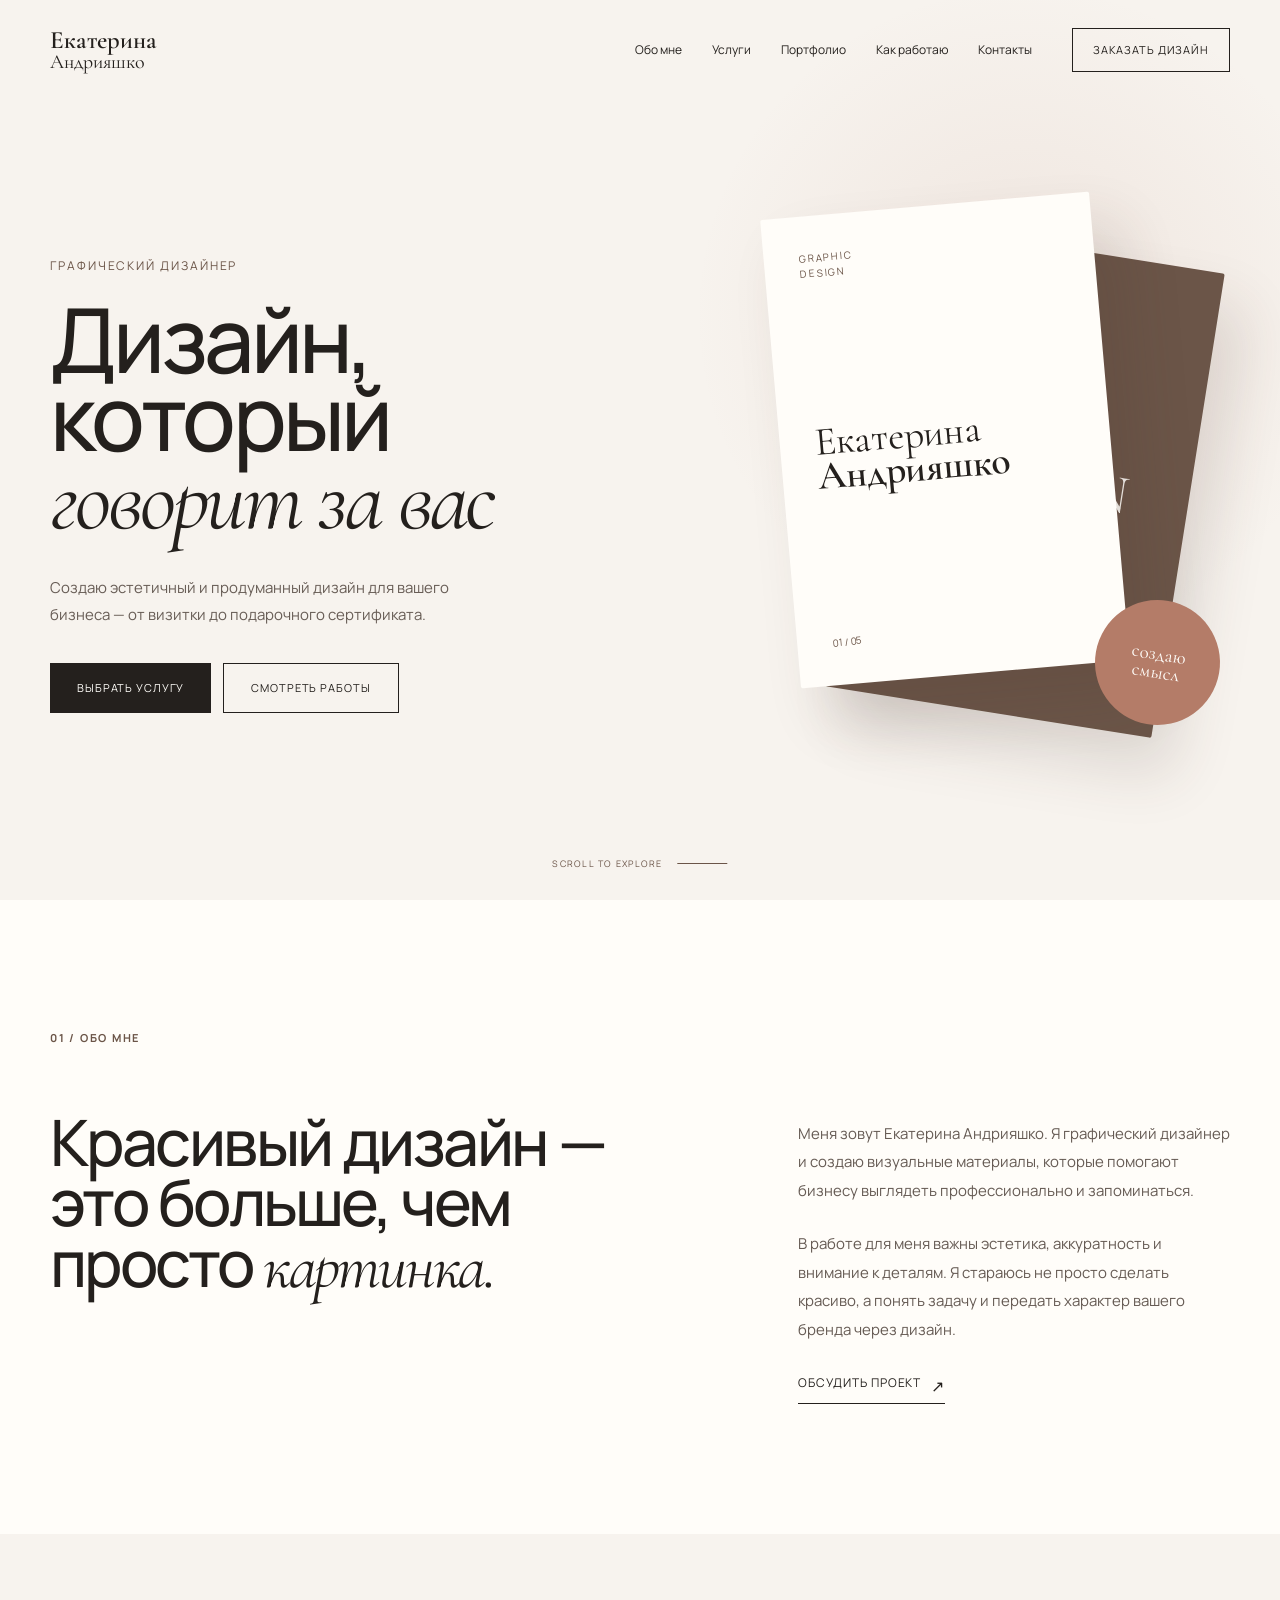
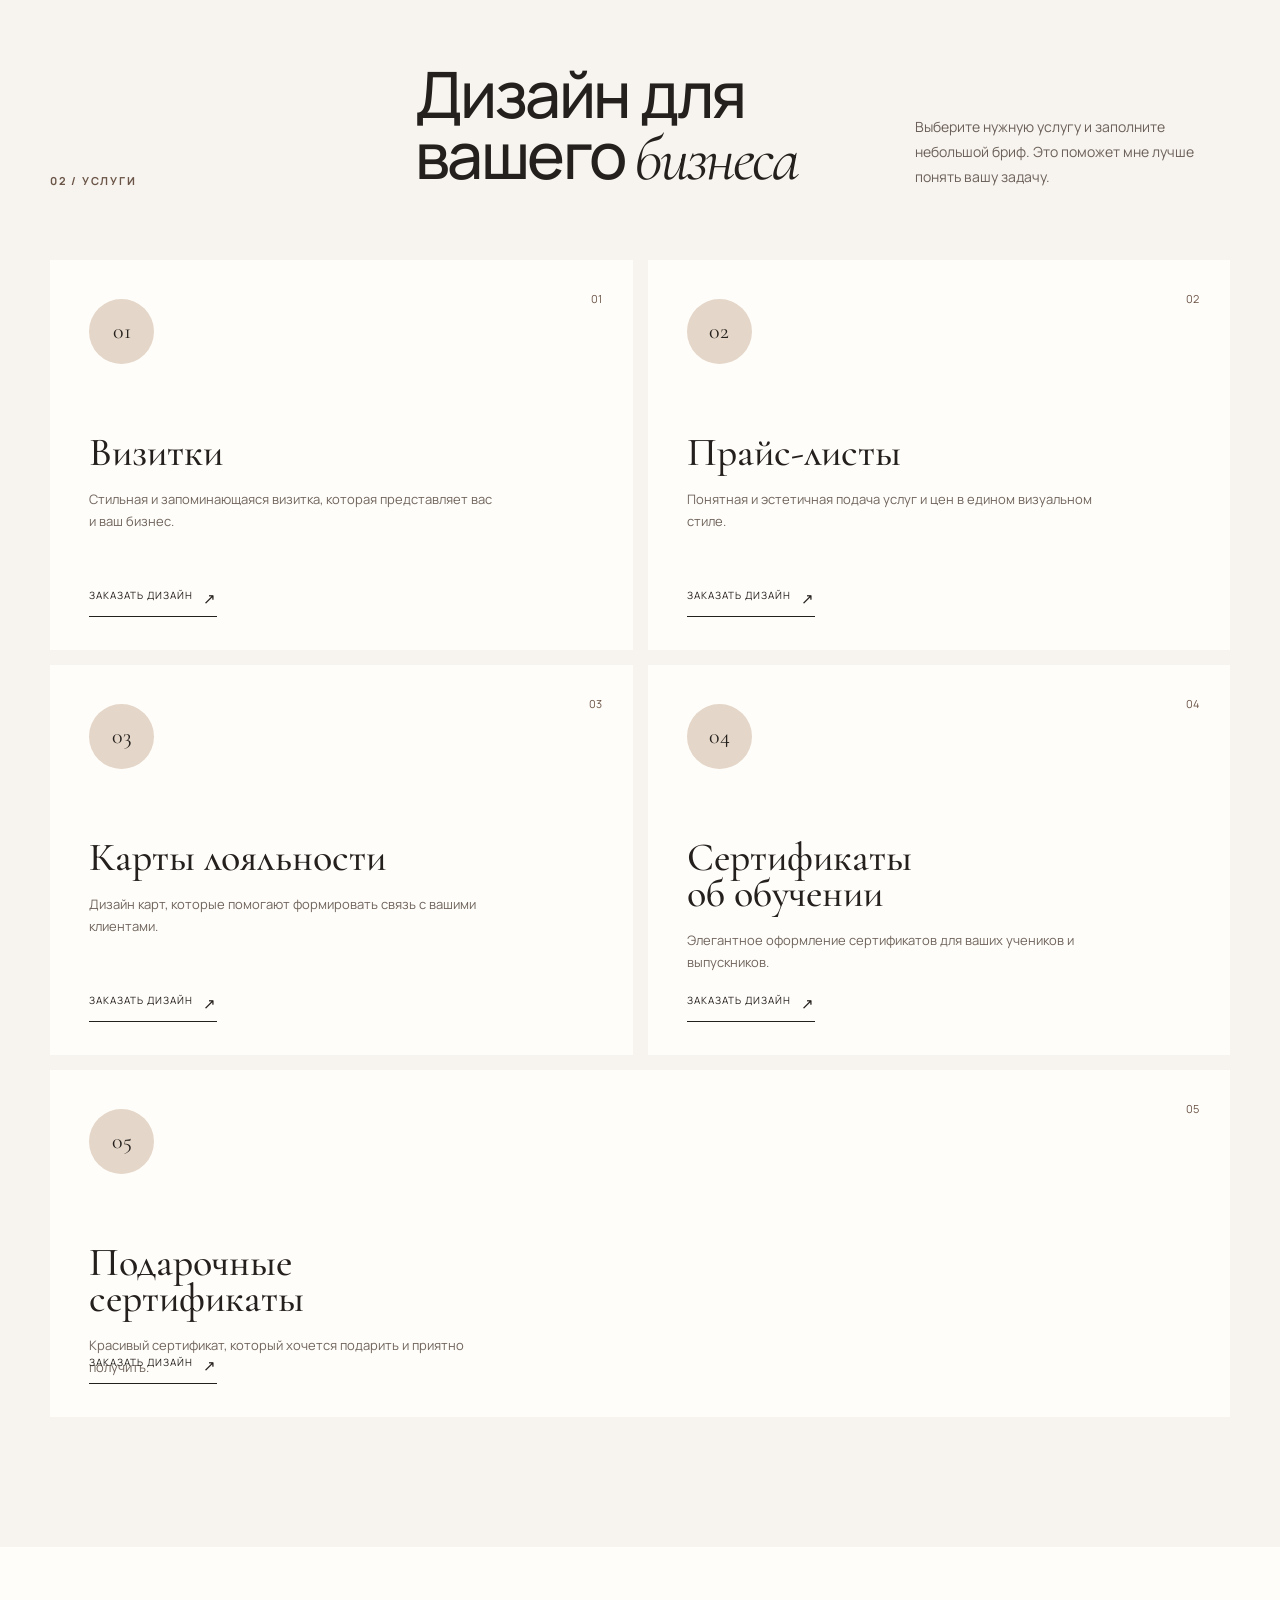
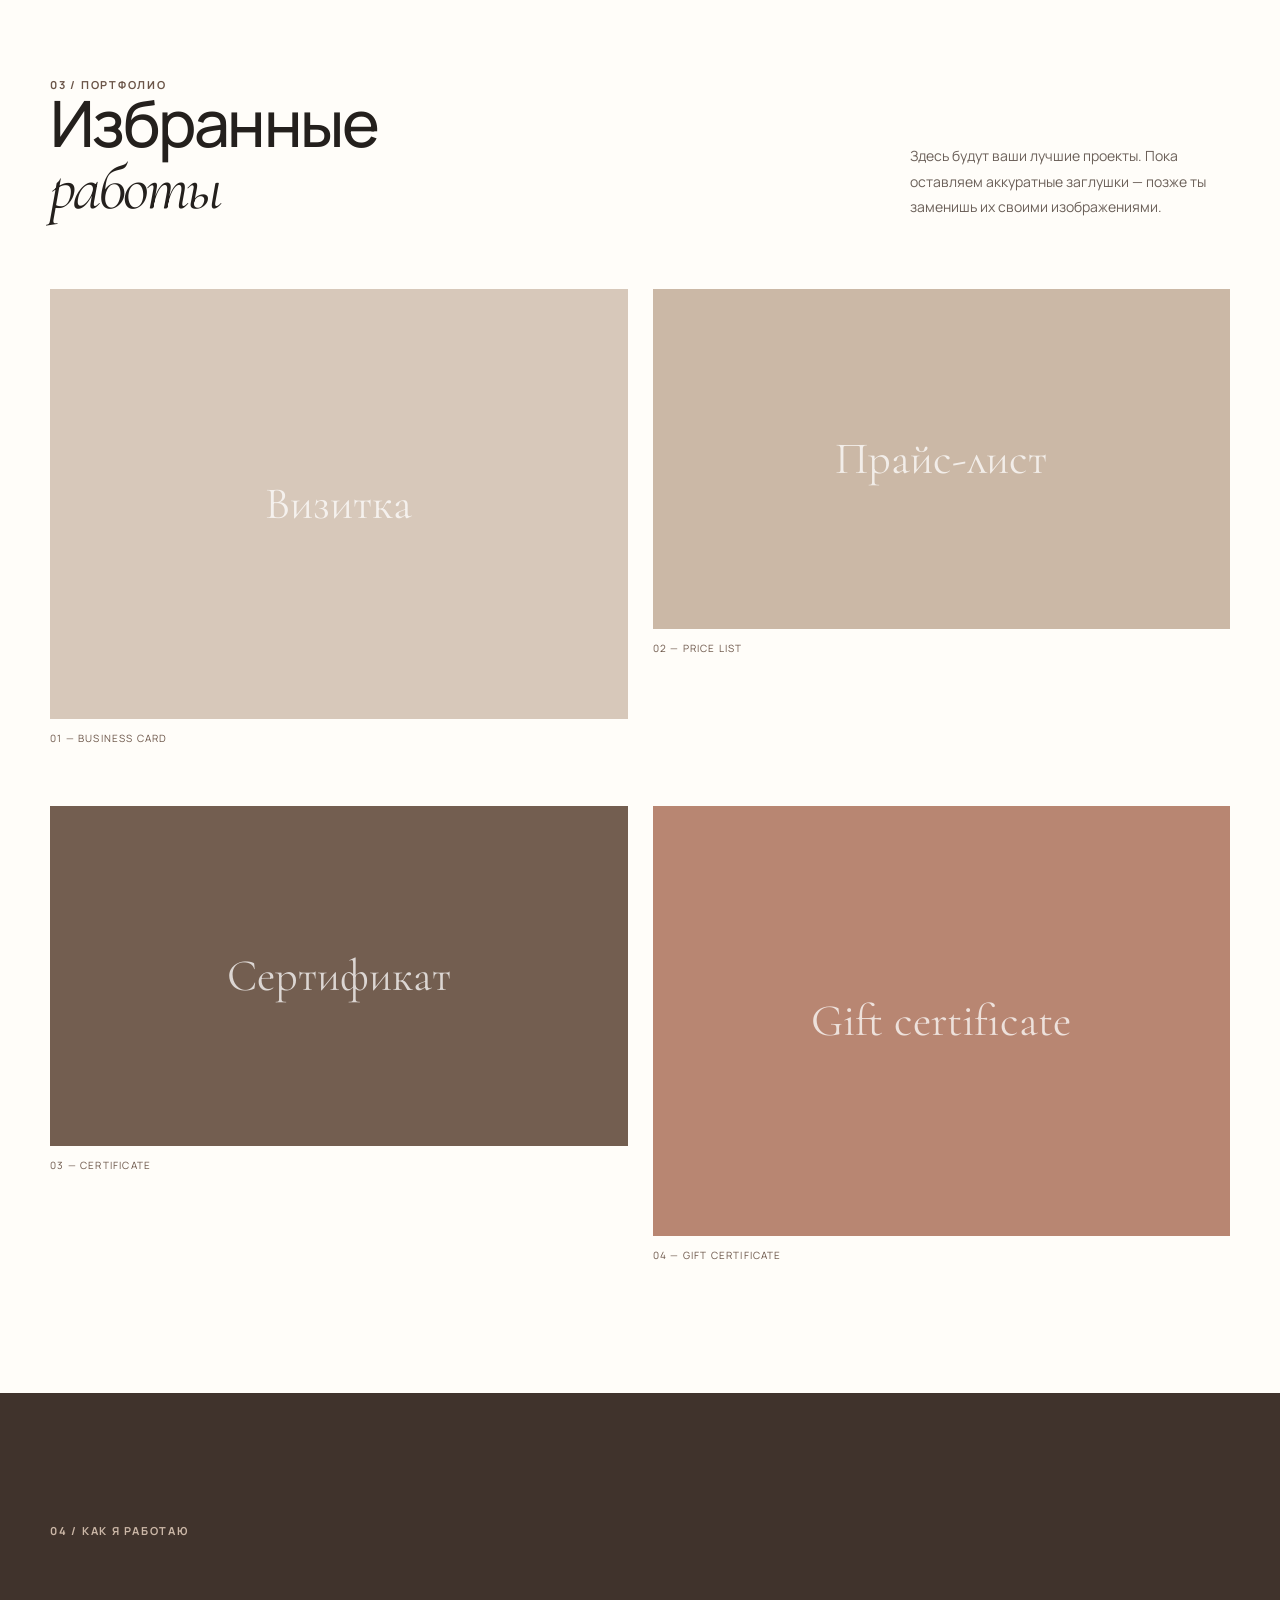
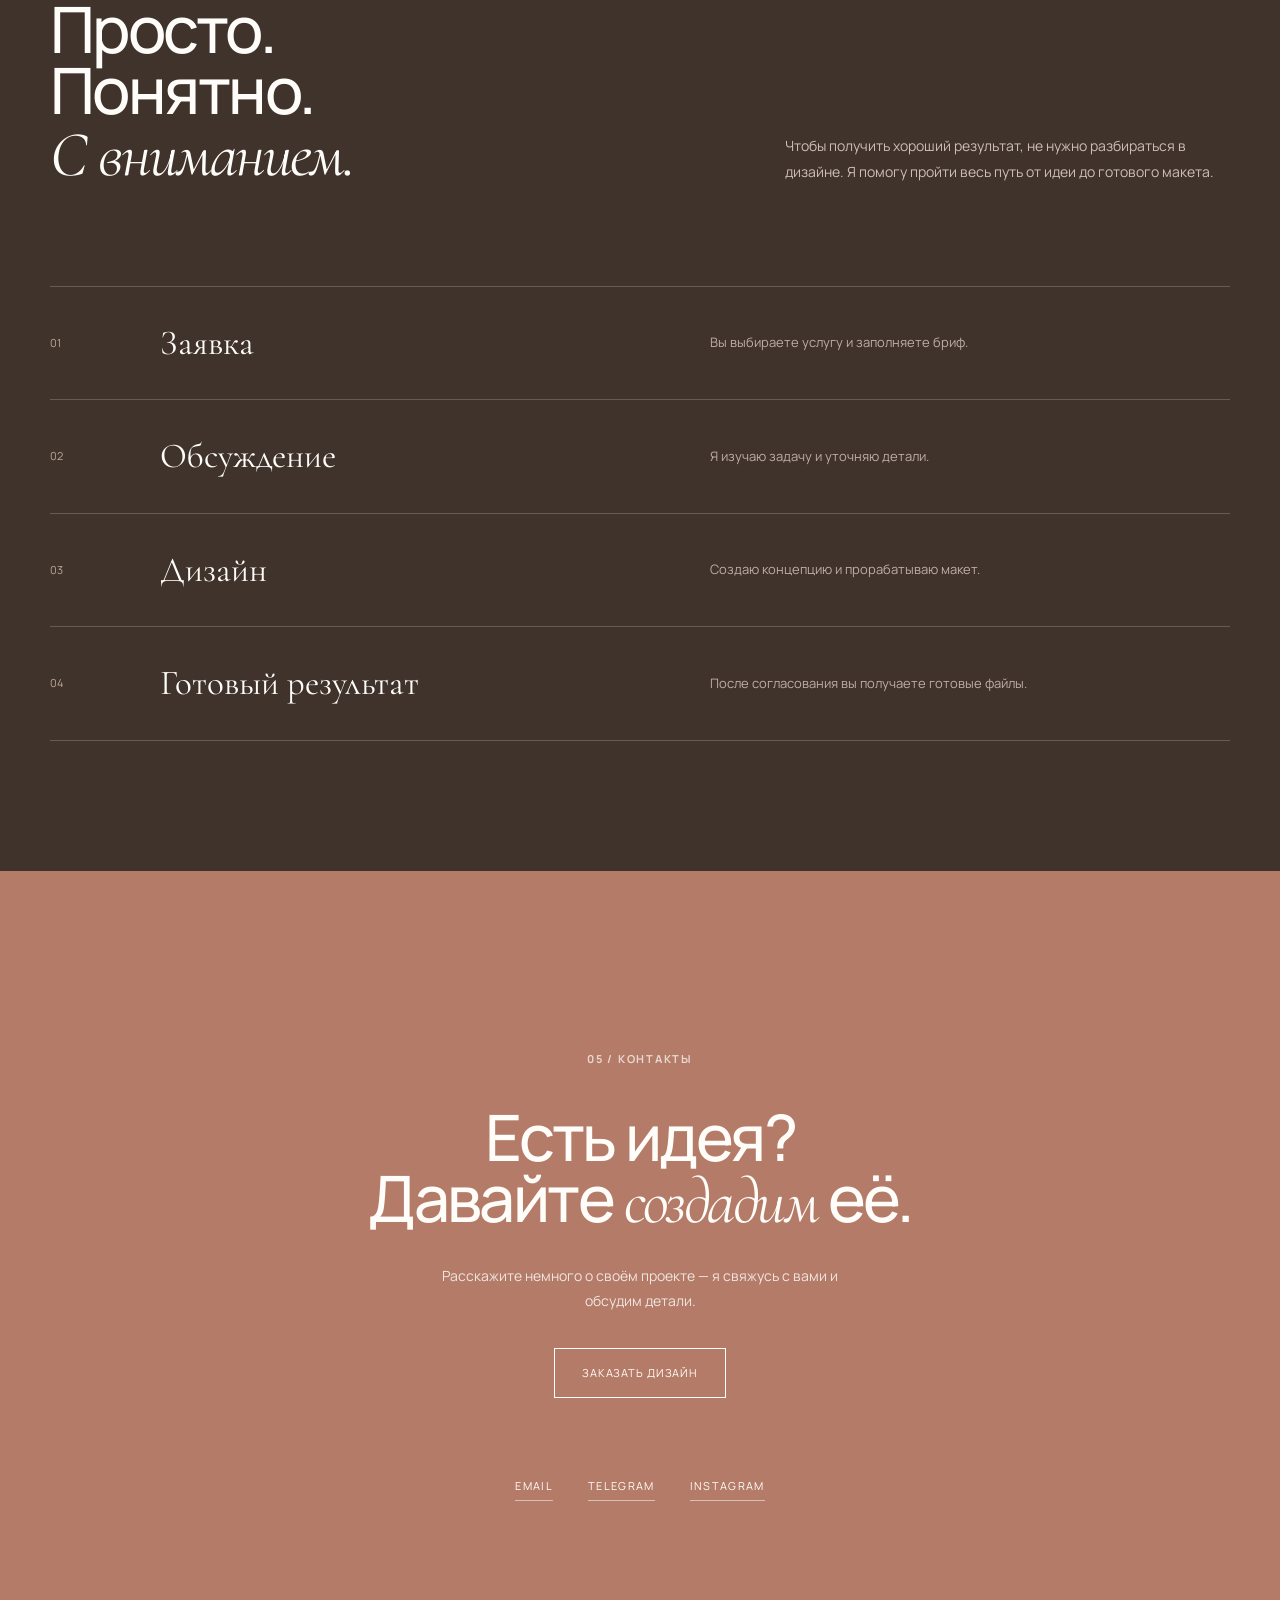
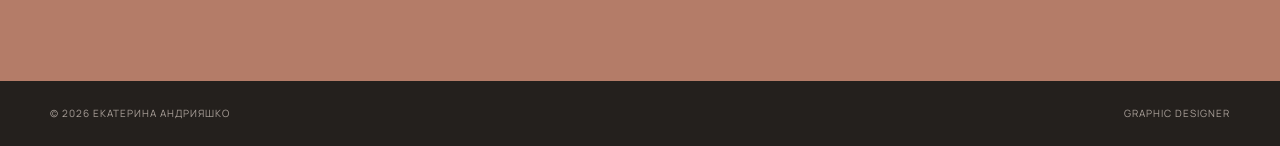
<file: index.html>
<!DOCTYPE html>
<html lang="ru">
<head>
    <meta charset="UTF-8">
    <meta name="viewport" content="width=device-width, initial-scale=1.0">

    <title>Екатерина Андрияшко — графический дизайнер</title>
    <meta name="description" content="Графический дизайн для бизнеса: визитки, прайс-листы, карты лояльности, сертификаты и подарочные сертификаты.">

    <link rel="preconnect" href="https://fonts.googleapis.com">
    <link rel="preconnect" href="https://fonts.gstatic.com" crossorigin>

    <link href="https://fonts.googleapis.com/css2?family=Cormorant+Garamond:wght@400;500;600&family=Manrope:wght@400;500;600;700&display=swap" rel="stylesheet">

    <link rel="stylesheet" href="style.css">
</head>

<body>

<header class="header">
    <div class="container header-inner">

        <a href="#home" class="logo">
            Екатерина<br>
            <span>Андрияшко</span>
        </a>

        <nav class="nav">
            <a href="#about">Обо мне</a>
            <a href="#services">Услуги</a>
            <a href="#portfolio">Портфолио</a>
            <a href="#process">Как работаю</a>
            <a href="#contacts">Контакты</a>
        </nav>

        <a href="#services" class="header-button">
            Заказать дизайн
        </a>

        <button class="menu-button" aria-label="Открыть меню">
            <span></span>
            <span></span>
        </button>

    </div>
</header>


<main>

    <!-- HERO -->

    <section class="hero" id="home">

        <div class="container hero-inner">

            <div class="hero-content">

                <p class="eyebrow">
                    Графический дизайнер
                </p>

                <h1>
                    Дизайн, который<br>
                    <em>говорит за вас</em>
                </h1>

                <p class="hero-description">
                    Создаю эстетичный и продуманный дизайн
                    для вашего бизнеса — от визитки до подарочного сертификата.
                </p>

                <div class="hero-buttons">
                    <a href="#services" class="button button-dark">
                        Выбрать услугу
                    </a>

                    <a href="#portfolio" class="button button-light">
                        Смотреть работы
                    </a>
                </div>

            </div>


            <div class="hero-visual">

                <div class="hero-card card-back">
                    <span>DESIGN</span>
                </div>

                <div class="hero-card card-front">

                    <div class="card-small">
                        GRAPHIC<br>DESIGN
                    </div>

                    <div class="card-name">
                        Екатерина<br>
                        <strong>Андрияшко</strong>
                    </div>

                    <div class="card-number">
                        01 / 05
                    </div>

                </div>

                <div class="hero-circle">
                    <span>создаю<br>смысл</span>
                </div>

            </div>

        </div>

        <div class="hero-bottom">
            <span>SCROLL TO EXPLORE</span>
            <span class="line"></span>
        </div>

    </section>


    <!-- ABOUT -->

    <section class="about section" id="about">

        <div class="container">

            <div class="section-label">
                01 / Обо мне
            </div>

            <div class="about-grid">

                <div>
                    <h2>
                        Красивый дизайн —
                        это больше, чем
                        просто <em>картинка.</em>
                    </h2>
                </div>

                <div class="about-text">

                    <p>
                        Меня зовут Екатерина Андрияшко.
                        Я графический дизайнер и создаю визуальные
                        материалы, которые помогают бизнесу выглядеть
                        профессионально и запоминаться.
                    </p>

                    <p>
                        В работе для меня важны эстетика, аккуратность
                        и внимание к деталям. Я стараюсь не просто
                        сделать красиво, а понять задачу и передать
                        характер вашего бренда через дизайн.
                    </p>

                    <a href="#contacts" class="text-link">
                        Обсудить проект
                        <span>↗</span>
                    </a>

                </div>

            </div>

        </div>

    </section>


    <!-- SERVICES -->

    <section class="services section" id="services">

        <div class="container">

            <div class="section-heading">

                <div class="section-label">
                    02 / Услуги
                </div>

                <h2>
                    Дизайн для<br>
                    вашего <em>бизнеса</em>
                </h2>

                <p>
                    Выберите нужную услугу и заполните небольшой бриф.
                    Это поможет мне лучше понять вашу задачу.
                </p>

            </div>


            <div class="services-grid">

                <!-- SERVICE 1 -->

                <article class="service-card">

                    <div class="service-number">01</div>

                    <div class="service-icon">
                        <span>01</span>
                    </div>

                    <h3>Визитки</h3>

                    <p>
                        Стильная и запоминающаяся визитка,
                        которая представляет вас и ваш бизнес.
                    </p>

                    <a href="brief.html?service=vizitka" class="service-link">
                        Заказать дизайн
                        <span>↗</span>
                    </a>

                </article>


                <!-- SERVICE 2 -->

                <article class="service-card">

                    <div class="service-number">02</div>

                    <div class="service-icon">
                        <span>02</span>
                    </div>

                    <h3>Прайс-листы</h3>

                    <p>
                        Понятная и эстетичная подача услуг
                        и цен в едином визуальном стиле.
                    </p>

                    <a href="brief.html?service=price" class="service-link">
                        Заказать дизайн
                        <span>↗</span>
                    </a>

                </article>


                <!-- SERVICE 3 -->

                <article class="service-card">

                    <div class="service-number">03</div>

                    <div class="service-icon">
                        <span>03</span>
                    </div>

                    <h3>Карты лояльности</h3>

                    <p>
                        Дизайн карт, которые помогают
                        формировать связь с вашими клиентами.
                    </p>

                    <a href="brief.html?service=loyalty" class="service-link">
                        Заказать дизайн
                        <span>↗</span>
                    </a>

                </article>


                <!-- SERVICE 4 -->

                <article class="service-card">

                    <div class="service-number">04</div>

                    <div class="service-icon">
                        <span>04</span>
                    </div>

                    <h3>Сертификаты<br>об обучении</h3>

                    <p>
                        Элегантное оформление сертификатов
                        для ваших учеников и выпускников.
                    </p>

                    <a href="brief.html?service=certificate" class="service-link">
                        Заказать дизайн
                        <span>↗</span>
                    </a>

                </article>


                <!-- SERVICE 5 -->

                <article class="service-card service-card-wide">

                    <div class="service-number">05</div>

                    <div class="service-icon">
                        <span>05</span>
                    </div>

                    <h3>Подарочные<br>сертификаты</h3>

                    <p>
                        Красивый сертификат, который хочется
                        подарить и приятно получить.
                    </p>

                    <a href="brief.html?service=gift" class="service-link">
                        Заказать дизайн
                        <span>↗</span>
                    </a>

                </article>

            </div>

        </div>

    </section>


    <!-- PORTFOLIO -->

    <section class="portfolio section" id="portfolio">

        <div class="container">

            <div class="section-heading portfolio-heading">

                <div>
                    <div class="section-label">
                        03 / Портфолио
                    </div>

                    <h2>
                        Избранные<br>
                        <em>работы</em>
                    </h2>
                </div>

                <p>
                    Здесь будут ваши лучшие проекты.
                    Пока оставляем аккуратные заглушки —
                    позже ты заменишь их своими изображениями.
                </p>

            </div>


            <div class="portfolio-grid">

                <div class="portfolio-item portfolio-large">
                    <div class="portfolio-placeholder">
                        <span>Визитка</span>
                    </div>
                    <p>01 — Business card</p>
                </div>

                <div class="portfolio-item">
                    <div class="portfolio-placeholder beige">
                        <span>Прайс-лист</span>
                    </div>
                    <p>02 — Price list</p>
                </div>

                <div class="portfolio-item">
                    <div class="portfolio-placeholder brown">
                        <span>Сертификат</span>
                    </div>
                    <p>03 — Certificate</p>
                </div>

                <div class="portfolio-item portfolio-large">
                    <div class="portfolio-placeholder rose">
                        <span>Gift certificate</span>
                    </div>
                    <p>04 — Gift certificate</p>
                </div>

            </div>

        </div>

    </section>


    <!-- PROCESS -->

    <section class="process section" id="process">

        <div class="container">

            <div class="section-label">
                04 / Как я работаю
            </div>

            <div class="process-heading">

                <h2>
                    Просто.<br>
                    Понятно.<br>
                    <em>С вниманием.</em>
                </h2>

                <p>
                    Чтобы получить хороший результат,
                    не нужно разбираться в дизайне.
                    Я помогу пройти весь путь от идеи
                    до готового макета.
                </p>

            </div>


            <div class="process-list">

                <div class="process-item">
                    <span>01</span>
                    <h3>Заявка</h3>
                    <p>Вы выбираете услугу и заполняете бриф.</p>
                </div>

                <div class="process-item">
                    <span>02</span>
                    <h3>Обсуждение</h3>
                    <p>Я изучаю задачу и уточняю детали.</p>
                </div>

                <div class="process-item">
                    <span>03</span>
                    <h3>Дизайн</h3>
                    <p>Создаю концепцию и прорабатываю макет.</p>
                </div>

                <div class="process-item">
                    <span>04</span>
                    <h3>Готовый результат</h3>
                    <p>После согласования вы получаете готовые файлы.</p>
                </div>

            </div>

        </div>

    </section>


    <!-- CONTACTS -->

    <section class="contacts section" id="contacts">

        <div class="container">

            <div class="contacts-box">

                <div class="section-label">
                    05 / Контакты
                </div>

                <h2>
                    Есть идея?<br>
                    Давайте <em>создадим</em> её.
                </h2>

                <p>
                    Расскажите немного о своём проекте —
                    я свяжусь с вами и обсудим детали.
                </p>

                <a href="brief-vizitka.html" class="button button-light">
                    Заказать дизайн
                </a>

                <div class="contact-links">

                    <a href="mailto:your@email.com">
                        Email
                    </a>

                    <a href="#" target="_blank">
                        Telegram
                    </a>

                    <a href="#" target="_blank">
                        Instagram
                    </a>

                </div>

            </div>

        </div>

    </section>

</main>


<footer class="footer">

    <div class="container footer-inner">

        <p>
            © 2026 Екатерина Андрияшко
        </p>

        <p>
            Graphic Designer
        </p>

    </div>

</footer>


<script src="script.js"></script>

</body>
</html>
</file>
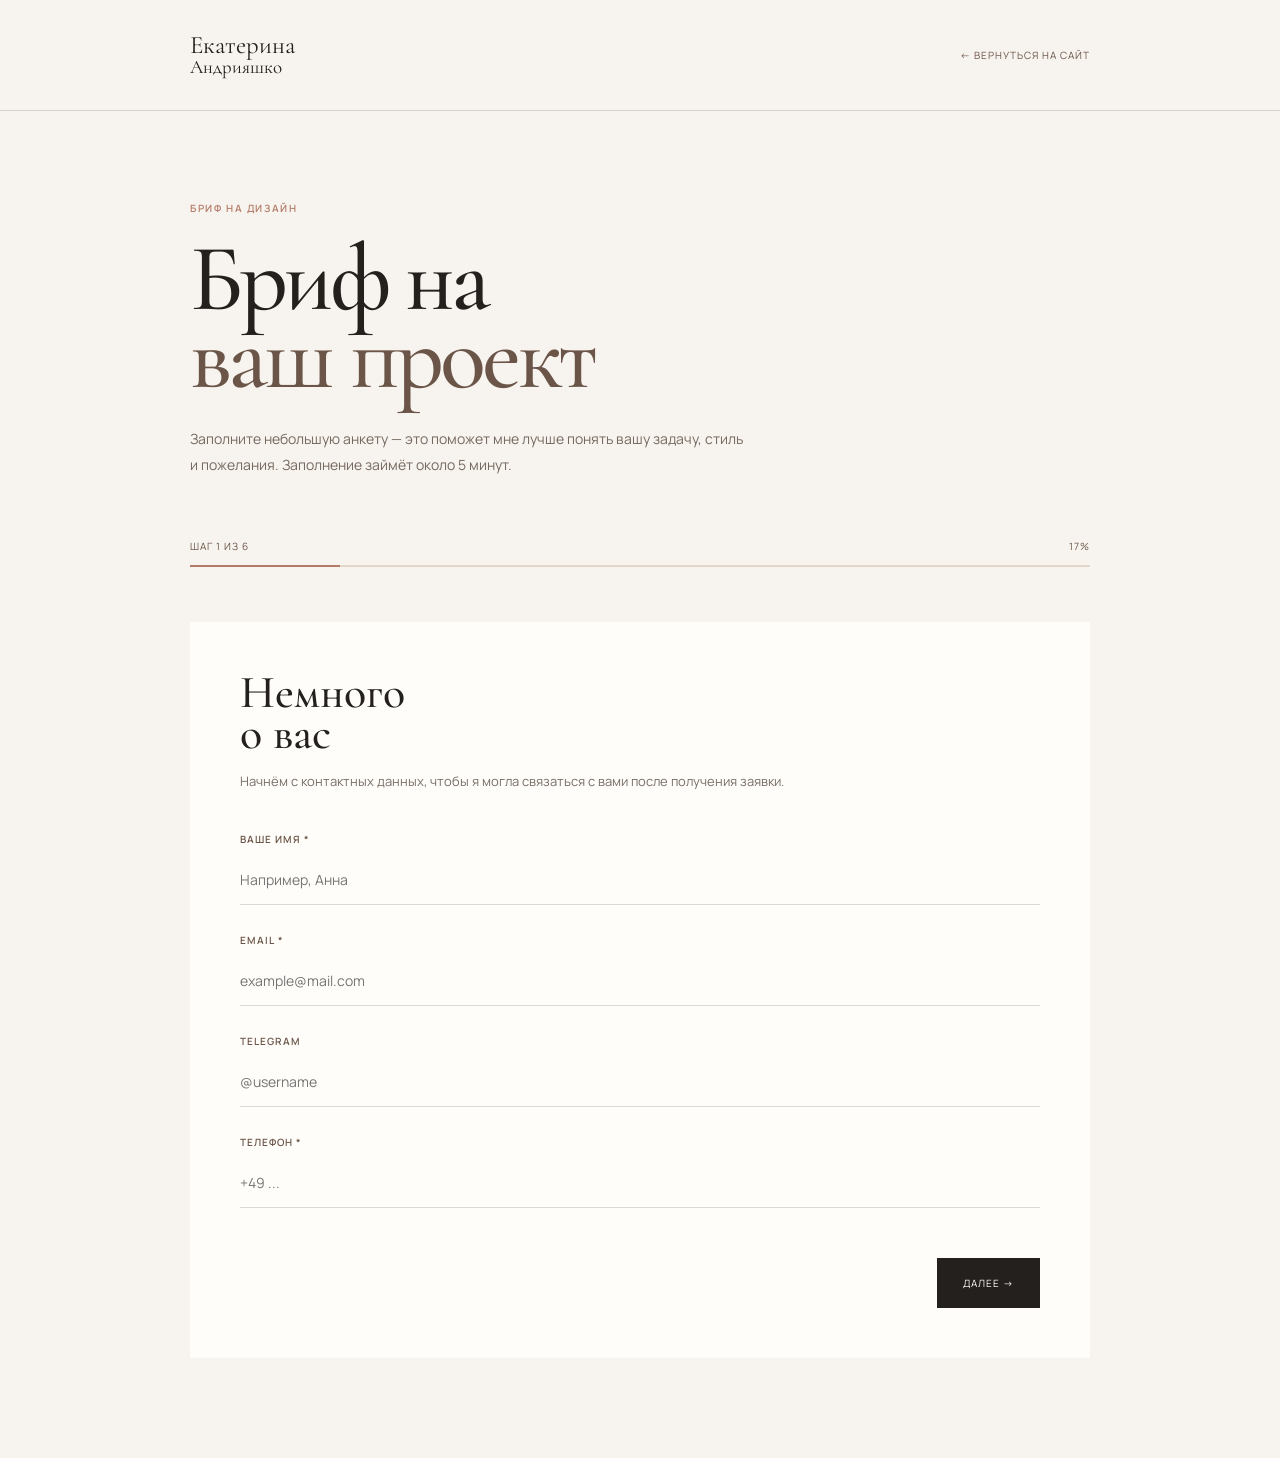
<file: brief.html>
<!DOCTYPE html>
<html lang="ru">
<head>
    <meta charset="UTF-8">
    <meta name="viewport" content="width=device-width, initial-scale=1.0">

    <title>Бриф — Екатерина Андрияшко</title>

    <link rel="preconnect" href="https://fonts.googleapis.com">
    <link rel="preconnect" href="https://fonts.gstatic.com" crossorigin>

    <link href="https://fonts.googleapis.com/css2?family=Cormorant+Garamond:wght@400;500;600&family=Manrope:wght@400;500;600;700&display=swap" rel="stylesheet">

    <style>
        :root {
            --cream: #f7f3ee;
            --white: #fffdf9;
            --beige: #e4d6c8;
            --brown: #6b5548;
            --dark: #24201d;
            --rose: #b47c68;
            --line: rgba(64, 51, 44, .18);

            --serif: "Cormorant Garamond", Georgia, serif;
            --sans: "Manrope", Arial, sans-serif;
        }

        * {
            margin: 0;
            padding: 0;
            box-sizing: border-box;
        }

        body {
            background: var(--cream);
            color: var(--dark);
            font-family: var(--sans);
        }

        a {
            color: inherit;
            text-decoration: none;
        }

        .page {
            min-height: 100vh;
        }

        .container {
            width: min(900px, calc(100% - 40px));
            margin: 0 auto;
        }

        /* HEADER */

        .brief-header {
            padding: 35px 0;
            border-bottom: 1px solid var(--line);
        }

        .brief-header-inner {
            display: flex;
            justify-content: space-between;
            align-items: center;
        }

        .logo {
            font-family: var(--serif);
            font-size: 25px;
            line-height: .8;
        }

        .logo span {
            font-size: 19px;
        }

        .back-link {
            font-size: 10px;
            text-transform: uppercase;
            letter-spacing: .1em;
            color: var(--brown);
        }

        /* INTRO */

        .intro {
            padding: 90px 0 60px;
        }

        .label {
            color: var(--rose);
            font-size: 10px;
            text-transform: uppercase;
            letter-spacing: .16em;
            font-weight: 600;
        }

        .intro h1 {
            margin-top: 25px;
            font-family: var(--serif);
            font-size: clamp(60px, 9vw, 95px);
            font-weight: 500;
            line-height: .82;
            letter-spacing: -.04em;
        }

        .intro h1 span {
            color: var(--brown);
        }

        .intro p {
            max-width: 560px;
            margin-top: 30px;
            color: #756960;
            font-size: 14px;
            line-height: 1.9;
        }

        /* PROGRESS */

        .progress {
            margin-bottom: 55px;
        }

        .progress-top {
            display: flex;
            justify-content: space-between;
            margin-bottom: 12px;
            color: var(--brown);
            font-size: 10px;
            text-transform: uppercase;
            letter-spacing: .1em;
        }

        .progress-bar {
            width: 100%;
            height: 2px;
            background: var(--beige);
        }

        .progress-fill {
            width: 20%;
            height: 100%;
            background: var(--rose);
            transition: .4s;
        }

        /* FORM */

        .brief-form {
            background: var(--white);
            padding: 50px;
            margin-bottom: 100px;
        }

        .step {
            display: none;
        }

        .step.active {
            display: block;
            animation: fadeIn .4s ease;
        }

        @keyframes fadeIn {
            from {
                opacity: 0;
                transform: translateY(10px);
            }

            to {
                opacity: 1;
                transform: translateY(0);
            }
        }

        .step-title {
            font-family: var(--serif);
            font-size: 46px;
            font-weight: 500;
            line-height: .9;
        }

        .step-description {
            margin-top: 15px;
            color: #786e67;
            font-size: 13px;
            line-height: 1.7;
        }

        .fields {
            margin-top: 40px;
        }

        .field {
            margin-bottom: 28px;
        }

        .field label {
            display: block;
            margin-bottom: 9px;
            color: var(--brown);
            font-size: 10px;
            text-transform: uppercase;
            letter-spacing: .1em;
            font-weight: 600;
        }

        .field input,
        .field textarea,
        .field select {
            width: 100%;
            padding: 15px 0;
            border: none;
            border-bottom: 1px solid var(--line);
            background: transparent;
            color: var(--dark);
            font-family: var(--sans);
            font-size: 14px;
            outline: none;
        }

        .field textarea {
            min-height: 110px;
            resize: vertical;
        }

        .field input:focus,
        .field textarea:focus,
        .field select:focus {
            border-color: var(--rose);
        }

        /* CHOICES */

        .choices {
            display: grid;
            grid-template-columns: repeat(2, 1fr);
            gap: 10px;
            margin-top: 30px;
        }

        .choice input {
            display: none;
        }

        .choice label {
            display: block;
            padding: 20px;
            border: 1px solid var(--line);
            cursor: pointer;
            transition: .3s;
        }

        .choice label:hover {
            border-color: var(--rose);
        }

        .choice input:checked + label {
            background: var(--brown);
            color: var(--white);
            border-color: var(--brown);
        }

        .choice-title {
            display: block;
            font-family: var(--serif);
            font-size: 24px;
        }

        .choice-description {
            display: block;
            margin-top: 5px;
            font-size: 10px;
            opacity: .7;
        }

        /* BUTTONS */

        .form-buttons {
            display: flex;
            justify-content: space-between;
            gap: 15px;
            margin-top: 50px;
        }

        .form-button {
            min-height: 50px;
            padding: 0 25px;
            border: 1px solid var(--dark);
            background: transparent;
            font-family: var(--sans);
            font-size: 10px;
            text-transform: uppercase;
            letter-spacing: .1em;
            cursor: pointer;
            transition: .3s;
        }

        .form-button:hover {
            background: var(--dark);
            color: var(--white);
        }

        .next-button {
            margin-left: auto;
            background: var(--dark);
            color: var(--white);
        }

        .next-button:hover {
            background: var(--rose);
            border-color: var(--rose);
        }

        /* FILE */

        .file-upload {
            margin-top: 30px;
            padding: 35px;
            border: 1px dashed var(--brown);
            text-align: center;
            cursor: pointer;
            transition: .3s;
        }

        .file-upload:hover {
            background: var(--cream);
        }

        .file-upload input {
            display: none;
        }

        .file-upload strong {
            display: block;
            font-family: var(--serif);
            font-size: 25px;
            font-weight: 500;
        }

        .file-upload span {
            display: block;
            margin-top: 7px;
            color: #81756d;
            font-size: 11px;
        }

        /* SUCCESS */

        .success {
            display: none;
            text-align: center;
            padding: 80px 30px;
        }

        .success.active {
            display: block;
        }

        .success-circle {
            width: 75px;
            height: 75px;
            margin: 0 auto 30px;
            border-radius: 50%;
            background: var(--rose);
            color: white;
            display: flex;
            align-items: center;
            justify-content: center;
            font-family: var(--serif);
            font-size: 30px;
        }

        .success h2 {
            font-family: var(--serif);
            font-size: 55px;
            font-weight: 500;
        }

        .success .success-label {
            margin-bottom: 18px;
            color: #81756d;
            font-size: 10px;
            letter-spacing: 0.16em;
            text-transform: uppercase;
        }

        .success p {
            max-width: 450px;
            margin: 20px auto 0;
            color: #756960;
            font-size: 13px;
            line-height: 1.8;
        }

        .success-home {
            display: inline-block;
            margin-top: 34px;
            padding: 15px 24px;
            border: 1px solid #2a2623;
            color: #2a2623;
            text-decoration: none;
            font-size: 11px;
            letter-spacing: 0.08em;
            text-transform: uppercase;
            transition: background 0.2s ease, color 0.2s ease;
        }

        .success-home:hover {
            background: #2a2623;
            color: #fff;
        }

        /* MOBILE */

        @media (max-width: 600px) {

            .container {
                width: min(100% - 28px, 900px);
            }

            .brief-header {
                padding: 25px 0;
            }

            .intro {
                padding: 65px 0 40px;
            }

            .brief-form {
                padding: 30px 22px;
            }

            .step-title {
                font-size: 40px;
            }

            .choices {
                grid-template-columns: 1fr;
            }

            .form-buttons {
                flex-direction: column-reverse;
            }

            .form-button {
                width: 100%;
            }

            .next-button {
                margin-left: 0;
            }
        }
    

        .file-list {
            margin-top: 14px;
            display: grid;
            gap: 8px;
        }

        .file-item {
            display: flex;
            align-items: center;
            justify-content: space-between;
            gap: 12px;
            padding: 10px 12px;
            border: 1px solid rgba(0,0,0,.10);
            border-radius: 10px;
            font-size: 14px;
        }

        .file-item-info {
            min-width: 0;
            overflow: hidden;
        }

        .file-item-name {
            overflow: hidden;
            text-overflow: ellipsis;
            white-space: nowrap;
        }

        .file-item-size {
            opacity: .6;
            font-size: 12px;
            margin-top: 2px;
        }

        .file-remove {
            flex: 0 0 auto;
            border: 0;
            background: transparent;
            cursor: pointer;
            font-size: 18px;
            line-height: 1;
            padding: 4px 6px;
        }

        .upload-error {
            margin-top: 10px;
            font-size: 13px;
        }
</style>
</head>


<body>

<div class="page">

    <header class="brief-header">

        <div class="container brief-header-inner">

            <a href="index.html" class="logo">
                Екатерина<br>
                <span>Андрияшко</span>
            </a>

            <a href="index.html" class="back-link">
                ← Вернуться на сайт
            </a>

        </div>

    </header>


    <main>

        <section class="intro">

            <div class="container">

                <div class="label">
                    Бриф на дизайн
                </div>

                <h1>
                    Бриф на<br>
                    <span id="serviceTitle">ваш проект</span>
                </h1>

                <p id="serviceDescription">
                    Заполните небольшую анкету — это поможет мне
                    лучше понять вашу задачу, стиль и пожелания.
                    Заполнение займёт около 5 минут.
                </p>

            </div>

        </section>


        <section class="container">

            <div class="progress">

                <div class="progress-top">
                    <span id="stepText">Шаг 1 из 5</span>
                    <span id="percentText">20%</span>
                </div>

                <div class="progress-bar">
                    <div class="progress-fill" id="progressFill"></div>
                </div>

            </div>


            <form class="brief-form" id="briefForm">

                <!-- STEP 1 -->

                <div class="step active">

                    <h2 class="step-title">
                        Немного<br>
                        о вас
                    </h2>

                    <p class="step-description">
                        Начнём с контактных данных, чтобы я могла
                        связаться с вами после получения заявки.
                    </p>

                    <div class="fields">

                        <div class="field">
                            <label for="name">Ваше имя *</label>
                            <input
                                type="text"
                                id="name"
                                name="name"
                                required
                                placeholder="Например, Анна"
                            >
                        </div>

                        <div class="field">
                            <label for="email">Email *</label>
                            <input
                                type="email"
                                id="email"
                                name="email"
                                required
                                placeholder="example@mail.com"
                            >
                        </div>

                        <div class="field">
                            <label for="telegram">Telegram</label>
                            <input
                                type="text"
                                id="telegram"
                                name="telegram"
                                placeholder="@username"
                            >
                        </div>

                        <div class="field">
                            <label for="phone">Телефон *</label>
                            <input
                                type="tel"
                                id="phone"
                                name="phone"
                                required
                                placeholder="+49 ..."
                            >
                        </div>

                    </div>

                    <div class="form-buttons">
                        <button type="button" class="form-button next-button">
                            Далее →
                        </button>
                    </div>

                </div>


                <!-- STEP 2 -->

                <div class="step">

                    <h2 class="step-title">
                        О вашем<br>
                        бизнесе
                    </h2>

                    <p class="step-description">
                        Расскажите немного о бренде, для которого
                        создаётся дизайн.
                    </p>

                    <div class="fields">

                        <div class="field">
                            <label for="company">Название компании / бренда</label>
                            <input
                                type="text"
                                id="company"
                                name="company"
                                placeholder="Название"
                            >
                        </div>

                        <div class="field">
                            <label for="sphere">Чем вы занимаетесь?</label>
                            <input
                                type="text"
                                id="sphere"
                                name="sphere"
                                placeholder="Например, студия маникюра"
                            >
                        </div>

                        <div class="field">
                            <label for="description">
                                Расскажите о проекте
                            </label>

                            <textarea
                                id="description"
                                name="description"
                                placeholder="Что вы хотите создать и для чего это будет использоваться?"
                            ></textarea>
                        </div>

                    </div>

                    <div class="form-buttons">

                        <button type="button" class="form-button prev-button">
                            ← Назад
                        </button>

                        <button type="button" class="form-button next-button">
                            Далее →
                        </button>

                    </div>

                </div>


                <!-- STEP 3 -->

                <div class="step">

                    <h2 class="step-title">
                        Какой стиль<br>
                        вам близок?
                    </h2>

                    <p class="step-description">
                        Можно выбрать один или несколько вариантов.
                        Если сложно определиться — ничего страшного,
                        обсудим это вместе.
                    </p>

                    <div class="choices">

                        <div class="choice">
                            <input
                                type="checkbox"
                                id="style1"
                                name="style"
                                value="Минимализм"
                            >
                            <label for="style1">
                                <span class="choice-title">Минимализм</span>
                                <span class="choice-description">
                                    Чисто и лаконично
                                </span>
                            </label>
                        </div>

                        <div class="choice">
                            <input
                                type="checkbox"
                                id="style2"
                                name="style"
                                value="Элегантный"
                            >
                            <label for="style2">
                                <span class="choice-title">Элегантный</span>
                                <span class="choice-description">
                                    Сдержанно и премиально
                                </span>
                            </label>
                        </div>

                        <div class="choice">
                            <input
                                type="checkbox"
                                id="style3"
                                name="style"
                                value="Современный"
                            >
                            <label for="style3">
                                <span class="choice-title">Современный</span>
                                <span class="choice-description">
                                    Смело и необычно
                                </span>
                            </label>
                        </div>

                        <div class="choice">
                            <input
                                type="checkbox"
                                id="style4"
                                name="style"
                                value="Нежный"
                            >
                            <label for="style4">
                                <span class="choice-title">Нежный</span>
                                <span class="choice-description">
                                    Легко и мягко
                                </span>
                            </label>
                        </div>

                    </div>

                    <div class="fields">

                        <div class="field">
                            <label for="colors">
                                Какие цвета вам нравятся?
                            </label>

                            <input
                                type="text"
                                id="colors"
                                name="colors"
                                placeholder="Например, бежевый, коричневый, молочный"
                            >
                        </div>

                        <div class="field">
                            <label for="examples">
                                Есть примеры дизайна, которые вам нравятся?
                            </label>

                            <textarea
                                id="examples"
                                name="examples"
                                placeholder="Вставьте ссылки на Pinterest, Instagram или другие примеры"
                            ></textarea>
                        </div>

                    </div>

                    <div class="form-buttons">

                        <button type="button" class="form-button prev-button">
                            ← Назад
                        </button>

                        <button type="button" class="form-button next-button">
                            Далее →
                        </button>

                    </div>

                </div>


                <!-- STEP 4 -->

                <div class="step">

                    <h2 class="step-title">
                        Материалы<br>
                        для работы
                    </h2>

                    <p class="step-description">
                        Если у вас уже есть логотип, фотографии,
                        фирменный стиль или другие материалы —
                        их можно прикрепить.
                    </p>

                    <div class="file-upload">

                        <label for="files">

                            <strong>
                                + Добавить файлы
                            </strong>

                            <span>
                                Логотип, фотографии, примеры и другие материалы
                            </span>

                        </label>

                        <input
                            type="file"
                            id="files"
                            name="files"
                            multiple
                            accept="image/*,.pdf,.doc,.docx,.xls,.xlsx,.ppt,.pptx,.zip"
                        >

                        <div id="fileList" class="file-list" aria-live="polite"></div>

                    </div>

                    <div class="fields">

                        <div class="field">

                            <label for="materials">
                                Ссылка на дополнительные материалы
                            </label>

                            <input
                                type="url"
                                id="materials"
                                name="materials"
                                placeholder="Google Drive / Dropbox / Яндекс Диск"
                            >

                        </div>

                    </div>

                    <div class="form-buttons">

                        <button type="button" class="form-button prev-button">
                            ← Назад
                        </button>

                        <button type="button" class="form-button next-button">
                            Далее →
                        </button>

                    </div>

                </div>


                <!-- STEP 5 -->

                <div class="step">

                    <h2 class="step-title">
                        Последние<br>
                        детали
                    </h2>

                    <p class="step-description">
                        Осталось совсем немного.
                    </p>

                    <div class="fields">

                        <div class="field">

                            <label for="deadline">
                                Когда нужен готовый дизайн?
                            </label>

                            <select id="deadline" name="deadline">

                                <option value="">
                                    Выберите вариант
                                </option>

                                <option value="Срочно">
                                    Срочно
                                </option>

                                <option value="В течение недели">
                                    В течение недели
                                </option>

                                <option value="1–2 недели">
                                    В течение 1–2 недель
                                </option>

                                <option value="Не срочно">
                                    Срок не принципиален
                                </option>

                            </select>

                        </div>

                        <div class="field">

                            <label for="budget">
                                Предполагаемый бюджет
                            </label>

                            <select id="budget" name="budget">

                                <option value="">
                                    Выберите вариант
                                </option>

                                <option value="До 30€">
                                    До 30€
                                </option>

                                <option value="30–60€">
                                    30–60€
                                </option>

                                <option value="60–100€">
                                    60–100€
                                </option>

                                <option value="Более 100€">
                                    Более 100€
                                </option>

                                <option value="Не определился(ась)">
                                    Пока не определился(ась)
                                </option>

                            </select>

                        </div>

                        <div class="field">

                            <label for="comment">
                                Дополнительные пожелания
                            </label>

                            <textarea
                                id="comment"
                                name="comment"
                                placeholder="Напишите всё, что считаете важным..."
                            ></textarea>

                        </div>

                    </div>

                    <div class="form-buttons">

                        <button type="button" class="form-button prev-button">
                            ← Назад
                        </button>

                        <button type="submit" class="form-button next-button">
                            Отправить заявку →
                        </button>

                    </div>

                </div>



<div class="step success" id="success">

                <div class="success-circle">
                    ✓
                </div>

                <div class="success-label">
                    Заявка успешно отправлена
                </div>

                <h2>
                    Заявка принята.
                </h2>

                <p>
                    Спасибо! Я получила вашу заявку и уже могу
                    перейти к её изучению.
                    <br>
                    Я свяжусь с вами в ближайшее время,
                    чтобы обсудить детали проекта.
                </p>

                <a class="success-home" href="index.html">
                    Вернуться на сайт →
                </a>

            </div>            </form>
        </section>

    </main>

</div>


<script>
        // Определяем выбранную услугу

    const params = new URLSearchParams(window.location.search);

    const service = params.get("service");

    const serviceTitle = document.getElementById("serviceTitle");
    const serviceDescription = document.getElementById("serviceDescription");


    const services = {

        vizitka: {
            title: "визитку",
            description:
                "Расскажите о вашей компании и пожеланиях к визитке. Это поможет мне создать дизайн, который будет соответствовать вашему бренду."
        },

        price: {
            title: "прайс-лист",
            description:
                "Расскажите, какие услуги и цены нужно разместить. Я помогу сделать информацию понятной, красивой и удобной для ваших клиентов."
        },

        loyalty: {
            title: "карту лояльности",
            description:
                "Расскажите о вашей программе лояльности, формате карты и пожеланиях к дизайну."
        },

        certificate: {
            title: "сертификат об обучении",
            description:
                "Расскажите о вашем обучении или курсе и о том, какую информацию необходимо разместить на сертификате."
        },

        gift: {
            title: "подарочный сертификат",
            description:
                "Расскажите о вашем сертификате, номинале, сроке действия и других важных деталях."
        }

    };


    if (services[service]) {

        serviceTitle.textContent = services[service].title;

        serviceDescription.textContent =
            services[service].description;

    }
    
    const form = document.getElementById("briefForm");
    const steps = document.querySelectorAll(".step");

    const progressFill = document.getElementById("progressFill");
    const stepText = document.getElementById("stepText");
    const percentText = document.getElementById("percentText");

    const nextButtons = document.querySelectorAll(".next-button");
    const prevButtons = document.querySelectorAll(".prev-button");

    const success = document.getElementById("success");

    let currentStep = 0;


    function showStep(step) {

        steps.forEach((item, index) => {
            item.classList.toggle("active", index === step);
        });

        const progressValue = ((step + 1) / steps.length) * 100;

        progressFill.style.width = progressValue + "%";

        stepText.textContent =
            `Шаг ${step + 1} из ${steps.length}`;

        percentText.textContent =
            `${Math.round(progressValue)}%`;

        // На первом экране оставляем обложку.
        // После перехода к вопросам убираем её, чтобы поля были сразу видны.
        const intro = document.querySelector(".intro");
        const progress = document.querySelector(".progress");

        if (step > 0) {
            intro.style.display = "none";
            progress.style.marginTop = "40px";
        } else {
            intro.style.display = "block";
        }

        window.scrollTo({
            top: 0,
            behavior: "smooth"
        });
    }


    nextButtons.forEach((button) => {

        button.addEventListener("click", () => {

            const currentFields =
                steps[currentStep].querySelectorAll(
                    "input[required], textarea[required], select[required]"
                );

            let valid = true;

            currentFields.forEach((field) => {

                if (!field.checkValidity()) {

                    field.reportValidity();
                    valid = false;

                }

            });

            if (!valid) return;

            if (currentStep < steps.length - 1) {

                currentStep++;

                showStep(currentStep);

            }

        });

    });


    prevButtons.forEach((button) => {

        button.addEventListener("click", () => {

            if (currentStep > 0) {

                currentStep--;

                showStep(currentStep);

            }

        });

    });


    const WEB_APP_URL = "https://script.google.com/macros/s/AKfycbzY3yWPH1pYKx-xyWFxr2D1IiDqig70XXSZX_omekDHv4DOw_EtEshaTfMn8ScDczndLw/exec";

    const fileInput = document.getElementById("files");
    const fileList = document.getElementById("fileList");

    const MAX_FILE_SIZE = 10 * 1024 * 1024; // 10 МБ
    const MAX_FILES = 5;
    const MAX_TOTAL_SIZE = 20 * 1024 * 1024; // 20 МБ на всю заявку

    let selectedFiles = [];

    function formatFileSize(bytes) {
        if (bytes < 1024) return bytes + " Б";
        if (bytes < 1024 * 1024) return (bytes / 1024).toFixed(1) + " КБ";
        return (bytes / 1024 / 1024).toFixed(1) + " МБ";
    }

    function renderFileList() {
        fileList.innerHTML = "";

        selectedFiles.forEach((file, index) => {
            const item = document.createElement("div");
            item.className = "file-item";

            const info = document.createElement("div");
            info.className = "file-item-info";

            const name = document.createElement("div");
            name.className = "file-item-name";
            name.textContent = file.name;

            const size = document.createElement("div");
            size.className = "file-item-size";
            size.textContent = formatFileSize(file.size);

            info.appendChild(name);
            info.appendChild(size);

            const remove = document.createElement("button");
            remove.type = "button";
            remove.className = "file-remove";
            remove.textContent = "×";
            remove.setAttribute("aria-label", "Удалить " + file.name);

            remove.addEventListener("click", () => {
                selectedFiles.splice(index, 1);
                renderFileList();
                syncFileInput();
            });

            item.appendChild(info);
            item.appendChild(remove);
            fileList.appendChild(item);
        });
    }

    function syncFileInput() {
        try {
            const dt = new DataTransfer();
            selectedFiles.forEach(file => dt.items.add(file));
            fileInput.files = dt.files;
        } catch (error) {
            // В старых браузерах список input может не поддерживать запись.
        }
    }

    fileInput.addEventListener("change", () => {
        const incoming = Array.from(fileInput.files || []);

        for (const file of incoming) {
            if (selectedFiles.some(existing =>
                existing.name === file.name &&
                existing.size === file.size &&
                existing.lastModified === file.lastModified
            )) {
                continue;
            }

            if (selectedFiles.length >= MAX_FILES) {
                alert("Можно прикрепить не более 5 файлов.");
                break;
            }

            if (file.size > MAX_FILE_SIZE) {
                alert(`Файл "${file.name}" слишком большой. Максимальный размер — 10 МБ.`);
                continue;
            }

            const currentTotal = selectedFiles.reduce((sum, item) => sum + item.size, 0);

            if (currentTotal + file.size > MAX_TOTAL_SIZE) {
                alert("Общий размер файлов не должен превышать 20 МБ.");
                break;
            }

            selectedFiles.push(file);
        }

        renderFileList();
        syncFileInput();
    });

    async function fileToBase64(file) {
        return new Promise((resolve, reject) => {
            const reader = new FileReader();

            reader.onload = () => {
                const result = String(reader.result || "");
                const comma = result.indexOf(",");

                if (comma === -1) {
                    reject(new Error(`Не удалось прочитать файл "${file.name}".`));
                    return;
                }

                resolve(result.slice(comma + 1));
            };

            reader.onerror = () => {
                reject(new Error(`Не удалось прочитать файл "${file.name}".`));
            };

            reader.readAsDataURL(file);
        });
    }

    form.addEventListener("submit", async (event) => {
        event.preventDefault();

        const submitButton = form.querySelector('button[type="submit"]');
        const originalButtonText = submitButton.textContent;

        submitButton.disabled = true;
        submitButton.textContent = "Отправляем...";

        try {
            const formData = new FormData(form);
            const payload = {};

            for (const [key, value] of formData.entries()) {
                if (key === "files") continue;

                if (payload[key]) {
                    payload[key] = payload[key] + ", " + value;
                } else {
                    payload[key] = value;
                }
            }

            payload.service = service || "Не указана";

            const totalSize = selectedFiles.reduce((sum, file) => sum + file.size, 0);

            if (selectedFiles.length > MAX_FILES) {
                throw new Error("Можно прикрепить не более 5 файлов.");
            }

            if (totalSize > MAX_TOTAL_SIZE) {
                throw new Error("Общий размер файлов не должен превышать 20 МБ.");
            }

            payload.files = [];

            for (const file of selectedFiles) {
                if (file.size > MAX_FILE_SIZE) {
                    throw new Error(
                        `Файл "${file.name}" слишком большой. Максимальный размер — 10 МБ.`
                    );
                }

                payload.files.push({
                    name: file.name,
                    type: file.type || "application/octet-stream",
                    size: file.size,
                    data: await fileToBase64(file)
                });
            }

            await fetch(WEB_APP_URL, {
                method: "POST",
                mode: "no-cors",
                headers: {
                    "Content-Type": "text/plain;charset=utf-8"
                },
                body: JSON.stringify(payload)
            });

            // Показываем финальный экран как следующий слайд внутри брифа
            form.style.display = "none";
            currentStep = steps.length - 1;
            showStep(currentStep);
            document.querySelector(".progress").style.display = "none";

            window.scrollTo({
                top: 0,
                behavior: "smooth"
            });

        } catch (error) {
            console.error("Ошибка отправки брифа:", error);

            submitButton.disabled = false;
            submitButton.textContent = originalButtonText;

            alert(
                error.message ||
                "Не удалось отправить заявку. Пожалуйста, попробуйте ещё раз."
            );
        }
    });

    showStep(currentStep);

</script>

</body>
</html>
</file>
<file: style.css>
:root {
    --cream: #f7f3ee;
    --cream-dark: #eee5dc;
    --beige: #e4d6c8;
    --brown: #6b5548;
    --brown-dark: #40332c;
    --black: #24201d;
    --rose: #b47c68;
    --white: #fffdf9;
    --line: rgba(64, 51, 44, 0.18);

    --serif: "Cormorant Garamond", Georgia, serif;
    --sans: "Manrope", Arial, sans-serif;
}

* {
    margin: 0;
    padding: 0;
    box-sizing: border-box;
}

html {
    scroll-behavior: smooth;
}

body {
    background: var(--cream);
    color: var(--black);
    font-family: var(--sans);
    line-height: 1.5;
}

a {
    color: inherit;
    text-decoration: none;
}

.container {
    width: min(1180px, calc(100% - 48px));
    margin: 0 auto;
}

.section {
    padding: 130px 0;
}

.section-label {
    color: var(--brown);
    font-size: 11px;
    font-weight: 700;
    letter-spacing: 0.16em;
    text-transform: uppercase;
}


/* HEADER */

.header {
    position: absolute;
    z-index: 10;
    width: 100%;
    top: 0;
    left: 0;
}

.header-inner {
    min-height: 100px;
    display: flex;
    align-items: center;
    justify-content: space-between;
}

.logo {
    font-family: var(--serif);
    font-size: 25px;
    line-height: 0.8;
    font-weight: 600;
}

.logo span {
    font-size: 20px;
    font-weight: 400;
}

.nav {
    display: flex;
    gap: 30px;
    margin-left: auto;
    margin-right: 40px;
}

.nav a {
    font-size: 12px;
    transition: color 0.3s;
}

.nav a:hover {
    color: var(--rose);
}

.header-button {
    padding: 13px 20px;
    border: 1px solid var(--black);
    font-size: 11px;
    text-transform: uppercase;
    letter-spacing: 0.08em;
    transition: 0.3s;
}

.header-button:hover {
    background: var(--black);
    color: var(--cream);
}

.menu-button {
    display: none;
}


/* HERO */

.hero {
    min-height: 100vh;
    position: relative;
    overflow: hidden;
    display: flex;
    align-items: center;
    background:
        radial-gradient(circle at 80% 35%, rgba(180,124,104,.12), transparent 28%),
        var(--cream);
}

.hero-inner {
    display: grid;
    grid-template-columns: 1fr 0.9fr;
    gap: 60px;
    align-items: center;
    padding-top: 70px;
}

.eyebrow {
    font-size: 12px;
    color: var(--brown);
    text-transform: uppercase;
    letter-spacing: 0.16em;
    margin-bottom: 25px;
}

.hero h1 {
    font-size: clamp(58px, 7vw, 94px);
    line-height: 0.87;
    font-weight: 500;
    letter-spacing: -0.04em;
}

h1 em,
h2 em {
    font-family: var(--serif);
    font-weight: 400;
}

.hero-description {
    max-width: 460px;
    margin-top: 35px;
    color: #685d56;
    font-size: 15px;
    line-height: 1.8;
}

.hero-buttons {
    display: flex;
    gap: 12px;
    margin-top: 35px;
}

.button {
    display: inline-flex;
    align-items: center;
    justify-content: center;
    min-height: 50px;
    padding: 0 27px;
    font-size: 11px;
    text-transform: uppercase;
    letter-spacing: .08em;
    transition: .3s;
}

.button-dark {
    background: var(--black);
    color: var(--white);
}

.button-dark:hover {
    background: var(--brown);
}

.button-light {
    border: 1px solid var(--black);
}

.button-light:hover {
    background: var(--black);
    color: var(--white);
}


/* HERO VISUAL */

.hero-visual {
    min-height: 580px;
    position: relative;
}

.hero-card {
    position: absolute;
    width: 330px;
    height: 470px;
    border-radius: 2px;
    box-shadow: 25px 35px 60px rgba(70, 50, 40, .14);
}

.card-back {
    background: var(--brown);
    transform: rotate(9deg);
    right: 40px;
    top: 50px;
    color: var(--cream);
    display: flex;
    align-items: center;
    justify-content: center;
    font-family: var(--serif);
    font-size: 55px;
    letter-spacing: .08em;
}

.card-front {
    background: var(--white);
    right: 120px;
    top: 10px;
    transform: rotate(-5deg);
    padding: 35px;
    display: flex;
    flex-direction: column;
    justify-content: space-between;
}

.card-small {
    font-size: 10px;
    letter-spacing: .18em;
    color: var(--brown);
}

.card-name {
    font-family: var(--serif);
    font-size: 40px;
    line-height: .85;
}

.card-name strong {
    font-weight: 600;
}

.card-number {
    font-size: 10px;
    color: var(--brown);
}

.hero-circle {
    position: absolute;
    width: 125px;
    height: 125px;
    border-radius: 50%;
    background: var(--rose);
    color: var(--white);
    right: 10px;
    bottom: 50px;
    display: flex;
    align-items: center;
    justify-content: center;
    text-align: center;
    font-family: var(--serif);
    font-size: 19px;
    line-height: .9;
    transform: rotate(10deg);
}

.hero-bottom {
    position: absolute;
    bottom: 30px;
    left: 50%;
    transform: translateX(-50%);
    display: flex;
    align-items: center;
    gap: 15px;
    font-size: 9px;
    letter-spacing: .14em;
    color: var(--brown);
}

.hero-bottom .line {
    width: 50px;
    height: 1px;
    background: var(--brown);
}


/* ABOUT */

.about {
    background: var(--white);
}

.about-grid {
    display: grid;
    grid-template-columns: 1.2fr .8fr;
    gap: 100px;
    margin-top: 65px;
}

.about h2,
.section-heading h2,
.process h2,
.contacts h2 {
    font-size: clamp(45px, 5vw, 70px);
    line-height: .95;
    font-weight: 500;
    letter-spacing: -.04em;
}

.about-text {
    padding-top: 8px;
}

.about-text p {
    font-size: 15px;
    color: #665b54;
    line-height: 1.9;
    margin-bottom: 25px;
}

.text-link {
    display: inline-flex;
    gap: 10px;
    border-bottom: 1px solid var(--black);
    padding-bottom: 5px;
    font-size: 12px;
    text-transform: uppercase;
    letter-spacing: .08em;
}

.text-link span {
    font-size: 16px;
}


/* SERVICES */

.services {
    background: var(--cream);
}

.section-heading {
    display: grid;
    grid-template-columns: .7fr 1fr .7fr;
    gap: 50px;
    align-items: end;
    margin-bottom: 70px;
}

.section-heading p {
    font-size: 14px;
    line-height: 1.8;
    color: #6b6059;
    max-width: 320px;
    justify-self: end;
}

.services-grid {
    display: grid;
    grid-template-columns: repeat(2, 1fr);
    gap: 15px;
}

.service-card {
    position: relative;
    min-height: 390px;
    background: var(--white);
    padding: 38px;
    border: 1px solid transparent;
    transition: .4s;
    overflow: hidden;
}

.service-card:hover {
    border-color: var(--brown);
    transform: translateY(-5px);
}

.service-card-wide {
    grid-column: span 2;
    min-height: 300px;
}

.service-number {
    position: absolute;
    right: 30px;
    top: 30px;
    color: var(--brown);
    font-size: 11px;
}

.service-icon {
    width: 65px;
    height: 65px;
    border-radius: 50%;
    background: var(--beige);
    display: flex;
    align-items: center;
    justify-content: center;
    margin-bottom: 70px;
    transition: .4s;
}

.service-card:hover .service-icon {
    background: var(--rose);
    color: white;
}

.service-icon span {
    font-family: var(--serif);
    font-size: 22px;
}

.service-card h3 {
    font-family: var(--serif);
    font-size: 40px;
    font-weight: 500;
    line-height: .9;
}

.service-card p {
    max-width: 410px;
    margin-top: 18px;
    color: #70655d;
    font-size: 13px;
    line-height: 1.7;
}

.service-link {
    position: absolute;
    bottom: 32px;
    left: 38px;
    display: flex;
    gap: 10px;
    font-size: 10px;
    letter-spacing: .1em;
    text-transform: uppercase;
    border-bottom: 1px solid var(--black);
    padding-bottom: 5px;
}

.service-link span {
    font-size: 15px;
}


/* PORTFOLIO */

.portfolio {
    background: var(--white);
}

.portfolio-heading {
    grid-template-columns: 1fr .7fr;
}

.portfolio-grid {
    display: grid;
    grid-template-columns: 1fr 1fr;
    gap: 60px 25px;
}

.portfolio-item p {
    margin-top: 12px;
    font-size: 10px;
    text-transform: uppercase;
    letter-spacing: .12em;
    color: var(--brown);
}

.portfolio-placeholder {
    height: 430px;
    background: #d7c8ba;
    display: flex;
    align-items: center;
    justify-content: center;
    transition: .5s;
}

.portfolio-placeholder:hover {
    transform: scale(.985);
}

.portfolio-placeholder span {
    font-family: var(--serif);
    font-size: 45px;
    color: rgba(255,255,255,.75);
}

.portfolio-placeholder.beige {
    background: #cbb8a6;
    height: 340px;
}

.portfolio-placeholder.brown {
    background: #735e50;
    height: 340px;
}

.portfolio-placeholder.rose {
    background: #b88672;
}


/* PROCESS */

.process {
    background: var(--brown-dark);
    color: var(--white);
}

.process .section-label {
    color: #cbb7a7;
}

.process-heading {
    display: grid;
    grid-template-columns: 1fr .7fr;
    gap: 100px;
    align-items: end;
    margin-top: 60px;
}

.process h2 {
    color: var(--white);
}

.process-heading p {
    color: #cdbfb6;
    font-size: 14px;
    line-height: 1.9;
}

.process-list {
    margin-top: 100px;
    border-top: 1px solid rgba(255,255,255,.2);
}

.process-item {
    display: grid;
    grid-template-columns: 80px 1fr 1fr;
    gap: 30px;
    align-items: center;
    padding: 30px 0;
    border-bottom: 1px solid rgba(255,255,255,.2);
}

.process-item > span {
    color: #bda99a;
    font-size: 11px;
}

.process-item h3 {
    font-family: var(--serif);
    font-size: 35px;
    font-weight: 400;
}

.process-item p {
    color: #bcaea6;
    font-size: 13px;
}


/* CONTACTS */

.contacts {
    background: var(--rose);
    color: var(--white);
}

.contacts-box {
    text-align: center;
    padding: 50px 0;
}

.contacts .section-label {
    color: rgba(255,255,255,.7);
}

.contacts h2 {
    margin-top: 40px;
}

.contacts p {
    max-width: 450px;
    margin: 30px auto;
    color: rgba(255,255,255,.8);
    font-size: 14px;
    line-height: 1.8;
}

.contacts .button {
    border-color: white;
    margin-top: 5px;
}

.contacts .button:hover {
    background: white;
    color: var(--rose);
}

.contact-links {
    display: flex;
    justify-content: center;
    gap: 35px;
    margin-top: 80px;
}

.contact-links a {
    font-size: 11px;
    text-transform: uppercase;
    letter-spacing: .12em;
    border-bottom: 1px solid rgba(255,255,255,.5);
    padding-bottom: 5px;
}


/* FOOTER */

.footer {
    background: var(--black);
    color: #aaa09a;
    padding: 25px 0;
}

.footer-inner {
    display: flex;
    justify-content: space-between;
    font-size: 10px;
    text-transform: uppercase;
    letter-spacing: .1em;
}


/* ANIMATION */

.service-card,
.portfolio-item,
.process-item {
    opacity: 0;
    transform: translateY(25px);
    transition: opacity .7s ease, transform .7s ease;
}

.show {
    opacity: 1;
    transform: translateY(0);
}


/* MOBILE */

@media (max-width: 900px) {

    .container {
        width: min(100% - 32px, 650px);
    }

    .section {
        padding: 90px 0;
    }

    .nav,
    .header-button {
        display: none;
    }

    .menu-button {
        display: flex;
        width: 42px;
        height: 42px;
        border: 1px solid var(--black);
        background: transparent;
        flex-direction: column;
        align-items: center;
        justify-content: center;
        gap: 5px;
    }

    .menu-button span {
        width: 18px;
        height: 1px;
        background: var(--black);
    }

    .hero-inner {
        grid-template-columns: 1fr;
        padding-top: 120px;
    }

    .hero {
        min-height: auto;
        padding-bottom: 80px;
    }

    .hero-visual {
        min-height: 480px;
        margin-top: 30px;
    }

    .hero-card {
        width: 270px;
        height: 380px;
    }

    .card-front {
        right: 80px;
    }

    .card-back {
        right: 20px;
    }

    .hero-circle {
        right: 0;
        bottom: 20px;
    }

    .hero-bottom {
        display: none;
    }

    .about-grid,
    .section-heading,
    .process-heading {
        grid-template-columns: 1fr;
        gap: 35px;
    }

    .section-heading p {
        justify-self: start;
    }

    .services-grid {
        grid-template-columns: 1fr;
    }

    .service-card-wide {
        grid-column: auto;
    }

    .service-card {
        min-height: 350px;
    }

    .portfolio-grid {
        grid-template-columns: 1fr;
    }

    .portfolio-placeholder,
    .portfolio-placeholder.beige,
    .portfolio-placeholder.brown {
        height: 350px;
    }

    .process-list {
        margin-top: 60px;
    }

    .process-item {
        grid-template-columns: 45px 1fr;
    }

    .process-item p {
        grid-column: 2;
    }

    .contact-links {
        flex-wrap: wrap;
        margin-top: 55px;
    }
}


@media (max-width: 500px) {

    .hero h1 {
        font-size: 56px;
    }

    .hero-buttons {
        flex-direction: column;
    }

    .button {
        width: 100%;
    }

    .hero-visual {
        min-height: 410px;
    }

    .hero-card {
        width: 220px;
        height: 310px;
    }

    .card-front {
        right: 50px;
    }

    .card-back {
        right: 0;
    }

    .card-name {
        font-size: 30px;
    }

    .hero-circle {
        width: 90px;
        height: 90px;
        font-size: 15px;
    }

    .service-card {
        padding: 28px;
    }

    .service-icon {
        margin-bottom: 55px;
    }

    .service-card h3 {
        font-size: 34px;
    }

    .service-link {
        left: 28px;
    }

    .footer-inner {
        flex-direction: column;
        gap: 8px;
    }
}
</file>
